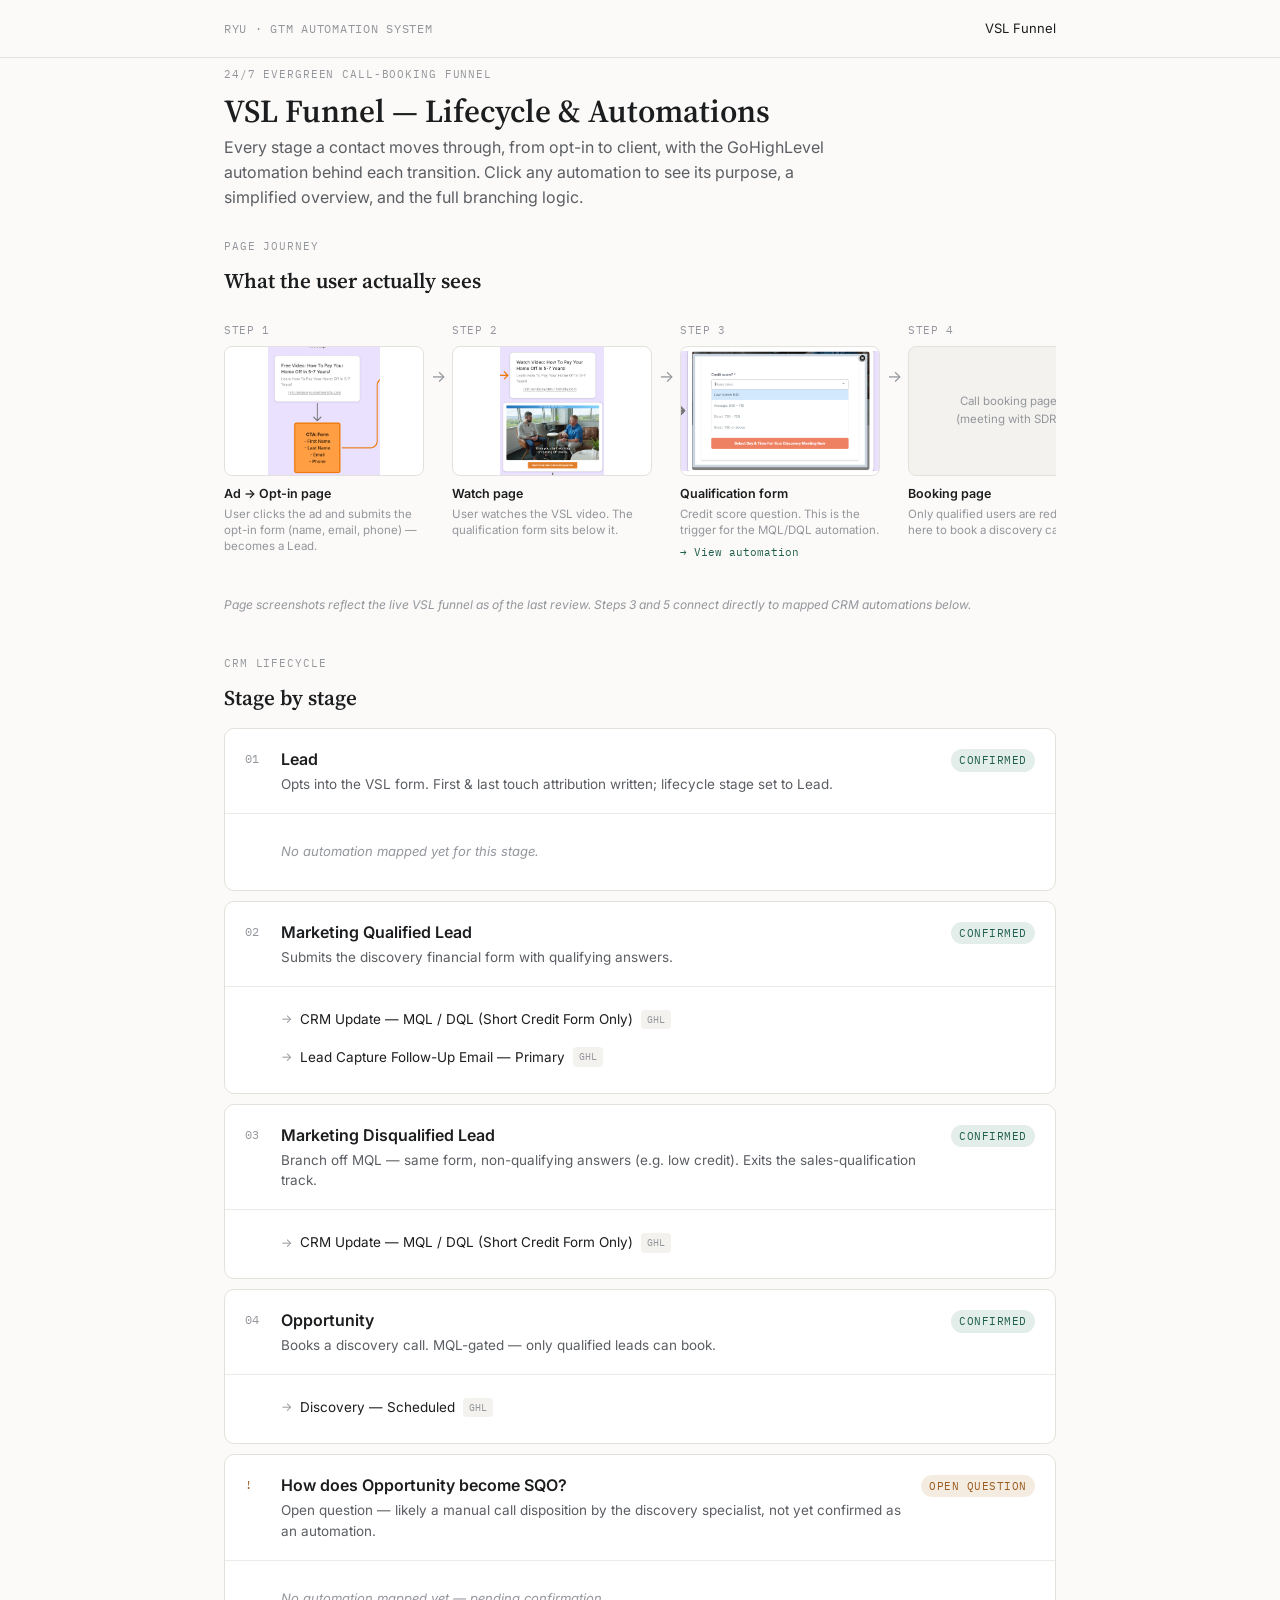
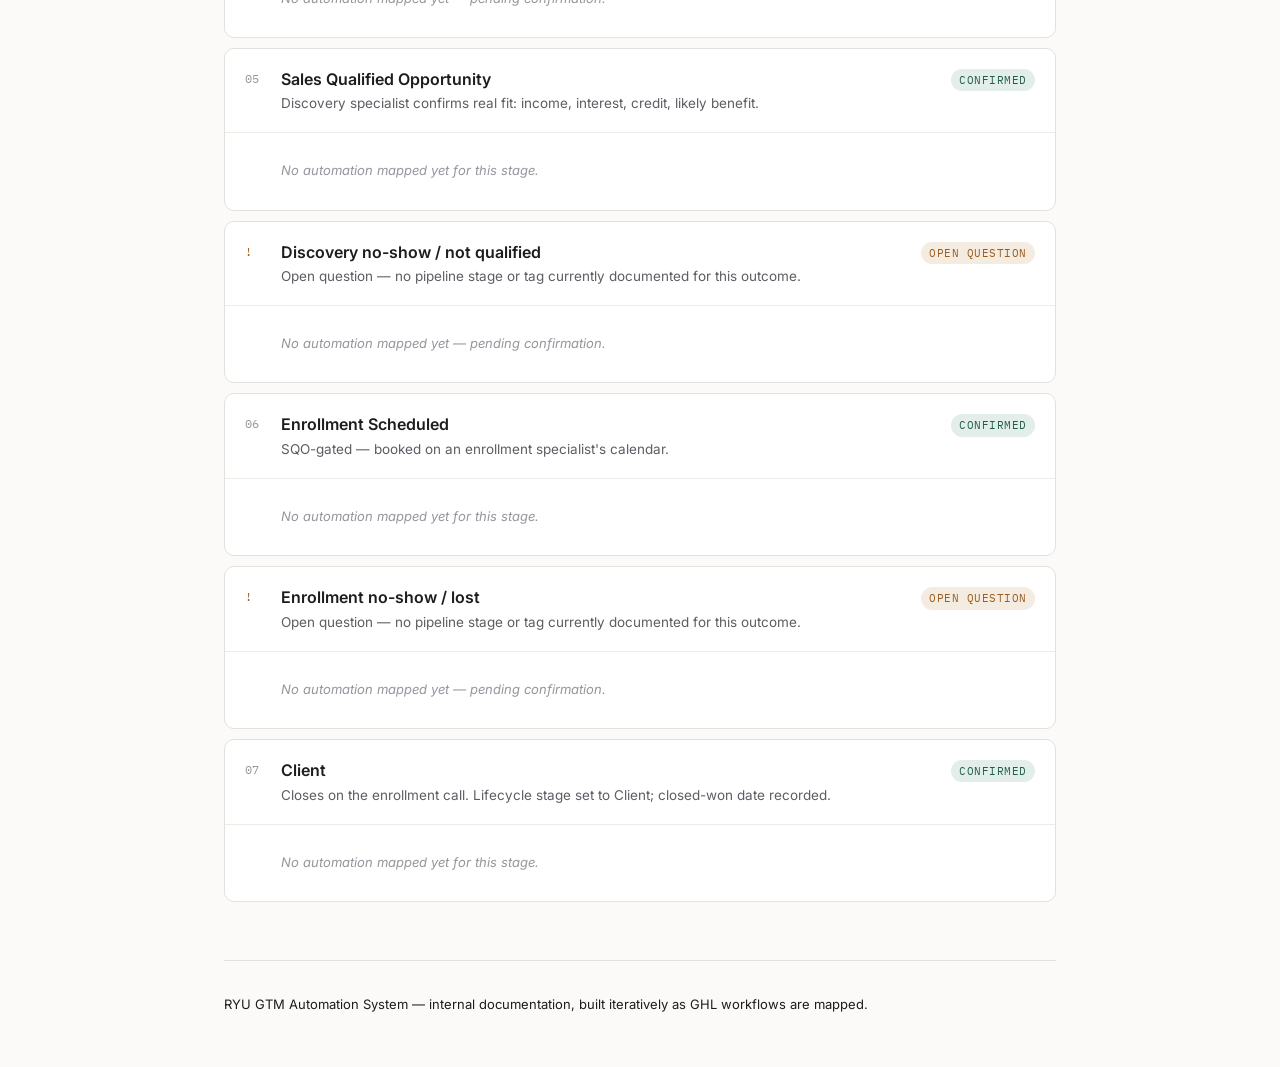
<file: index.html>
<!DOCTYPE html>
<html lang="en">
<head>
<meta charset="UTF-8">
<meta name="viewport" content="width=device-width, initial-scale=1.0">
<title>RYU GTM Automation System — VSL Funnel</title>
<link rel="preconnect" href="https://fonts.googleapis.com">
<link href="https://fonts.googleapis.com/css2?family=Source+Serif+4:wght@500;600&family=Inter:wght@400;500;600&family=IBM+Plex+Mono:wght@400;500&display=swap" rel="stylesheet">
<link rel="stylesheet" href="assets/styles.css">
</head>
<body>

<div class="topbar">
  <div class="wrap">
    <span class="brand">RYU · GTM Automation System</span>
    <span class="crumb"><span class="current">VSL Funnel</span></span>
  </div>
</div>

<main class="wrap">
  <p class="eyebrow">24/7 evergreen call-booking funnel</p>
  <h1>VSL Funnel — Lifecycle &amp; Automations</h1>
  <p class="lede">Every stage a contact moves through, from opt-in to client, with the GoHighLevel automation behind each transition. Click any automation to see its purpose, a simplified overview, and the full branching logic.</p>

  <section>
    <div class="section-head">
      <p class="eyebrow">Page journey</p>
      <h2>What the user actually sees</h2>
    </div>
    <div class="page-funnel">
      <div class="page-funnel-track">

        <div class="page-step">
          <p class="page-step-num">Step 1</p>
          <div class="page-step-shot"><img src="assets/images/step1-optin.png" alt="Opt-in page offering a free video on paying off your home in 5-7 years, with a form requesting first name, last name, email, and phone"></div>
          <p class="page-step-label">Ad → Opt-in page</p>
          <p class="page-step-desc">User clicks the ad and submits the opt-in form (name, email, phone) — becomes a Lead.</p>
        </div>

        <div class="page-connector">→</div>

        <div class="page-step">
          <p class="page-step-num">Step 2</p>
          <div class="page-step-shot"><img src="assets/images/step2-watch.png" alt="Watch page showing the VSL video with a call to action to see how fast the user could be mortgage-free"></div>
          <p class="page-step-label">Watch page</p>
          <p class="page-step-desc">User watches the VSL video. The qualification form sits below it.</p>
        </div>

        <div class="page-connector">→</div>

        <div class="page-step">
          <p class="page-step-num">Step 3</p>
          <div class="page-step-shot"><img src="assets/images/step3-qualform.png" alt="Qualification form asking the user's credit score, with options ranging from low below 640 to great 760 or above"></div>
          <p class="page-step-label">Qualification form</p>
          <p class="page-step-desc">Credit score question. This is the trigger for the MQL/DQL automation.</p>
          <a class="page-step-link" href="workflows/crm-update-mql-dql.html">→ View automation</a>
        </div>

        <div class="page-connector">→</div>

        <div class="page-step">
          <p class="page-step-num">Step 4</p>
          <div class="page-step-shot" style="background:var(--panel);display:flex;align-items:center;justify-content:center">
            <span style="font-size:11.5px;color:var(--ink-faint);padding:0 12px;text-align:center">Call booking page<br>(meeting with SDR)</span>
          </div>
          <p class="page-step-label">Booking page</p>
          <p class="page-step-desc">Only qualified users are redirected here to book a discovery call.</p>
        </div>

        <div class="page-connector">→</div>

        <div class="page-step">
          <p class="page-step-num">Step 5</p>
          <div class="page-step-shot"><img src="assets/images/step5-confirmation.png" alt="Booking confirmation page with the message you're booked, telling the user the call could save them five to six figures in interest"></div>
          <p class="page-step-label">Booking confirmation</p>
          <p class="page-step-desc">Confirms the discovery call. Lifecycle stage moves to Opportunity.</p>
          <a class="page-step-link" href="#stage-opportunity">→ View stage</a>
        </div>

      </div>
    </div>
    <p class="funnel-source-note">Page screenshots reflect the live VSL funnel as of the last review. Steps 3 and 5 connect directly to mapped CRM automations below.</p>
  </section>

  <section>
    <div class="section-head">
      <p class="eyebrow">CRM lifecycle</p>
      <h2>Stage by stage</h2>
    </div>
    <div class="stage-list">

      <!-- 1. Lead -->
      <article class="stage">
        <div class="stage-top">
          <span class="stage-num">01</span>
          <div class="stage-main">
            <p class="stage-title">Lead</p>
            <p class="stage-desc">Opts into the VSL form. First &amp; last touch attribution written; lifecycle stage set to Lead.</p>
          </div>
          <span class="stage-badge badge-confirmed">Confirmed</span>
        </div>
        <div class="automation-list">
          <p class="empty">No automation mapped yet for this stage.</p>
        </div>
      </article>

      <!-- 2. MQL -->
      <article class="stage">
        <div class="stage-top">
          <span class="stage-num">02</span>
          <div class="stage-main">
            <p class="stage-title">Marketing Qualified Lead</p>
            <p class="stage-desc">Submits the discovery financial form with qualifying answers.</p>
          </div>
          <span class="stage-badge badge-confirmed">Confirmed</span>
        </div>
        <div class="automation-list">
          <a class="automation-link" href="workflows/crm-update-mql-dql.html">
            <span class="arrow">→</span>
            CRM Update — MQL / DQL (Short Credit Form Only)
            <span class="platform-tag">GHL</span>
          </a>
          <a class="automation-link" href="workflows/lead-capture-followup-primary.html">
            <span class="arrow">→</span>
            Lead Capture Follow-Up Email — Primary
            <span class="platform-tag">GHL</span>
          </a>
        </div>
      </article>

      <!-- 3. MDQL branch -->
      <article class="stage">
        <div class="stage-top">
          <span class="stage-num">03</span>
          <div class="stage-main">
            <p class="stage-title">Marketing Disqualified Lead</p>
            <p class="stage-desc">Branch off MQL — same form, non-qualifying answers (e.g. low credit). Exits the sales-qualification track.</p>
          </div>
          <span class="stage-badge badge-confirmed">Confirmed</span>
        </div>
        <div class="automation-list">
          <a class="automation-link" href="workflows/crm-update-mql-dql.html">
            <span class="arrow">→</span>
            CRM Update — MQL / DQL (Short Credit Form Only)
            <span class="platform-tag">GHL</span>
          </a>
        </div>
      </article>

      <!-- 4. Opportunity -->
      <article class="stage" id="stage-opportunity">
        <div class="stage-top">
          <span class="stage-num">04</span>
          <div class="stage-main">
            <p class="stage-title">Opportunity</p>
            <p class="stage-desc">Books a discovery call. MQL-gated — only qualified leads can book.</p>
          </div>
          <span class="stage-badge badge-confirmed">Confirmed</span>
        </div>
        <div class="automation-list">
          <a class="automation-link" href="workflows/discovery-scheduled.html">
            <span class="arrow">→</span>
            Discovery — Scheduled
            <span class="platform-tag">GHL</span>
          </a>
        </div>
      </article>

      <!-- x. SQO trigger open question -->
      <article class="stage">
        <div class="stage-top">
          <span class="stage-num flagged">!</span>
          <div class="stage-main">
            <p class="stage-title">How does Opportunity become SQO?</p>
            <p class="stage-desc">Open question — likely a manual call disposition by the discovery specialist, not yet confirmed as an automation.</p>
          </div>
          <span class="stage-badge badge-flag">Open question</span>
        </div>
        <div class="automation-list">
          <p class="empty">No automation mapped yet — pending confirmation.</p>
        </div>
      </article>

      <!-- 5. SQO -->
      <article class="stage">
        <div class="stage-top">
          <span class="stage-num">05</span>
          <div class="stage-main">
            <p class="stage-title">Sales Qualified Opportunity</p>
            <p class="stage-desc">Discovery specialist confirms real fit: income, interest, credit, likely benefit.</p>
          </div>
          <span class="stage-badge badge-confirmed">Confirmed</span>
        </div>
        <div class="automation-list">
          <p class="empty">No automation mapped yet for this stage.</p>
        </div>
      </article>

      <!-- x. Discovery no-show -->
      <article class="stage">
        <div class="stage-top">
          <span class="stage-num flagged">!</span>
          <div class="stage-main">
            <p class="stage-title">Discovery no-show / not qualified</p>
            <p class="stage-desc">Open question — no pipeline stage or tag currently documented for this outcome.</p>
          </div>
          <span class="stage-badge badge-flag">Open question</span>
        </div>
        <div class="automation-list">
          <p class="empty">No automation mapped yet — pending confirmation.</p>
        </div>
      </article>

      <!-- 6. Enrollment scheduled -->
      <article class="stage">
        <div class="stage-top">
          <span class="stage-num">06</span>
          <div class="stage-main">
            <p class="stage-title">Enrollment Scheduled</p>
            <p class="stage-desc">SQO-gated — booked on an enrollment specialist's calendar.</p>
          </div>
          <span class="stage-badge badge-confirmed">Confirmed</span>
        </div>
        <div class="automation-list">
          <p class="empty">No automation mapped yet for this stage.</p>
        </div>
      </article>

      <!-- x. Enrollment no-show -->
      <article class="stage">
        <div class="stage-top">
          <span class="stage-num flagged">!</span>
          <div class="stage-main">
            <p class="stage-title">Enrollment no-show / lost</p>
            <p class="stage-desc">Open question — no pipeline stage or tag currently documented for this outcome.</p>
          </div>
          <span class="stage-badge badge-flag">Open question</span>
        </div>
        <div class="automation-list">
          <p class="empty">No automation mapped yet — pending confirmation.</p>
        </div>
      </article>

      <!-- 7. Client -->
      <article class="stage">
        <div class="stage-top">
          <span class="stage-num">07</span>
          <div class="stage-main">
            <p class="stage-title">Client</p>
            <p class="stage-desc">Closes on the enrollment call. Lifecycle stage set to Client; closed-won date recorded.</p>
          </div>
          <span class="stage-badge badge-confirmed">Confirmed</span>
        </div>
        <div class="automation-list">
          <p class="empty">No automation mapped yet for this stage.</p>
        </div>
      </article>

    </div>
  </section>

  <footer class="page-footer">
    <p>RYU GTM Automation System — internal documentation, built iteratively as GHL workflows are mapped.</p>
  </footer>
</main>

</body>
</html>
</file>
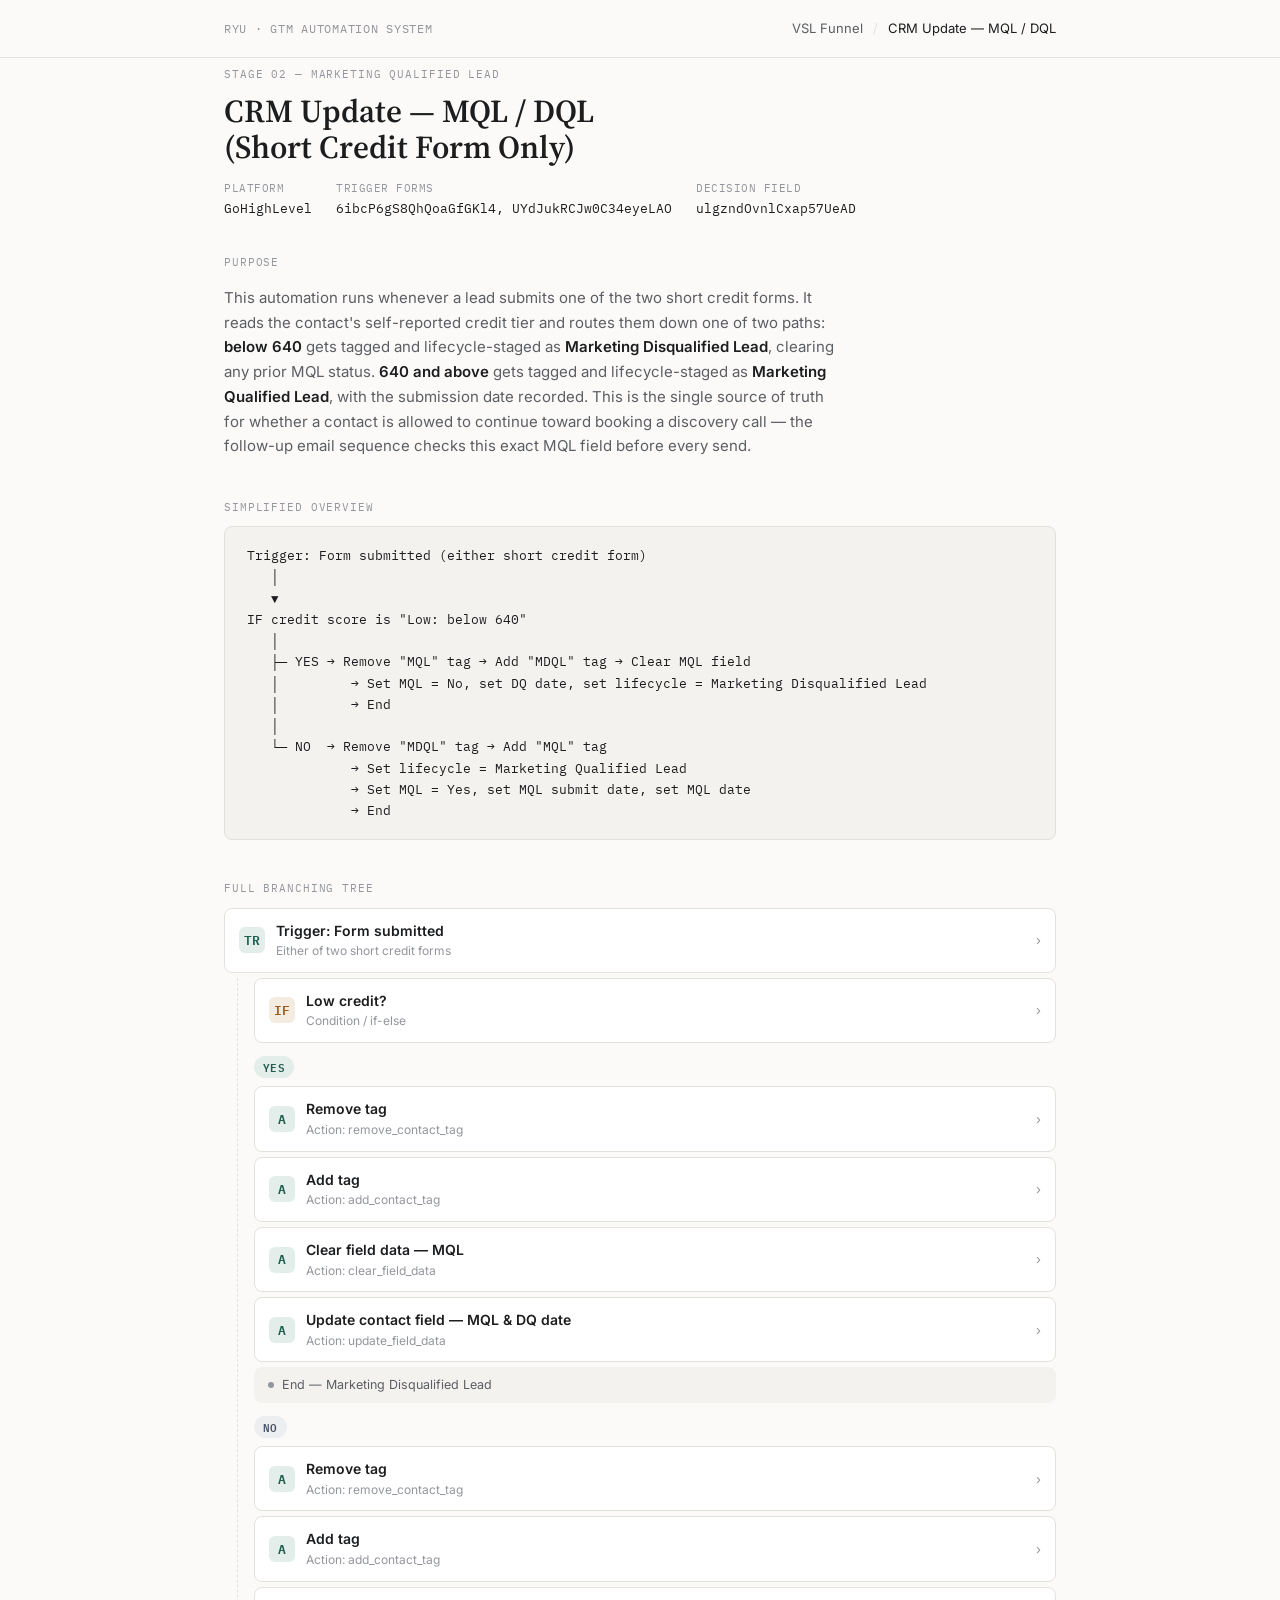
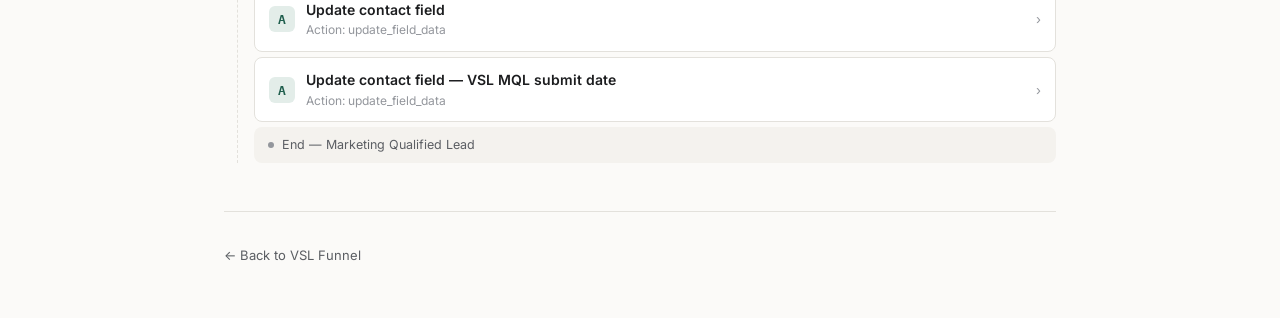
<file: workflows/crm-update-mql-dql.html>
<!DOCTYPE html>
<html lang="en">
<head>
<meta charset="UTF-8">
<meta name="viewport" content="width=device-width, initial-scale=1.0">
<title>CRM Update — MQL / DQL · RYU GTM Automation System</title>
<link rel="preconnect" href="https://fonts.googleapis.com">
<link href="https://fonts.googleapis.com/css2?family=Source+Serif+4:wght@500;600&family=Inter:wght@400;500;600&family=IBM+Plex+Mono:wght@400;500&display=swap" rel="stylesheet">
<link rel="stylesheet" href="../assets/styles.css">
</head>
<body>

<div class="topbar">
  <div class="wrap">
    <span class="brand">RYU · GTM Automation System</span>
    <span class="crumb">
      <a href="../index.html">VSL Funnel</a>
      <span class="sep">/</span>
      <span class="current">CRM Update — MQL / DQL</span>
    </span>
  </div>
</div>

<main class="wrap">
  <p class="eyebrow">Stage 02 — Marketing Qualified Lead</p>
  <h1>CRM Update — MQL / DQL<br>(Short Credit Form Only)</h1>

  <div class="meta-row">
    <div class="meta-item">
      <span class="meta-label">Platform</span>
      <code>GoHighLevel</code>
    </div>
    <div class="meta-item">
      <span class="meta-label">Trigger forms</span>
      <code>6ibcP6gS8QhQoaGfGKl4, UYdJukRCJw0C34eyeLAO</code>
    </div>
    <div class="meta-item">
      <span class="meta-label">Decision field</span>
      <code>ulgzndOvnlCxap57UeAD</code>
    </div>
  </div>

  <section style="margin-top:36px">
    <p class="eyebrow">Purpose</p>
    <p class="purpose">This automation runs whenever a lead submits one of the two short credit forms. It reads the contact's self-reported credit tier and routes them down one of two paths: <strong>below 640</strong> gets tagged and lifecycle-staged as <strong>Marketing Disqualified Lead</strong>, clearing any prior MQL status. <strong>640 and above</strong> gets tagged and lifecycle-staged as <strong>Marketing Qualified Lead</strong>, with the submission date recorded. This is the single source of truth for whether a contact is allowed to continue toward booking a discovery call — the follow-up email sequence checks this exact MQL field before every send.</p>
  </section>

  <section>
    <p class="eyebrow">Simplified overview</p>
    <div class="ascii-box">Trigger: Form submitted (either short credit form)
   │
   ▼
IF credit score is "Low: below 640"
   │
   ├─ YES → Remove "MQL" tag → Add "MDQL" tag → Clear MQL field
   │         → Set MQL = No, set DQ date, set lifecycle = Marketing Disqualified Lead
   │         → End
   │
   └─ NO  → Remove "MDQL" tag → Add "MQL" tag
             → Set lifecycle = Marketing Qualified Lead
             → Set MQL = Yes, set MQL submit date, set MQL date
             → End</div>
  </section>

  <section>
    <p class="eyebrow">Full branching tree</p>
    <div class="tree" id="tree"></div>
  </section>

  <footer class="page-footer">
    <p><a href="../index.html">← Back to VSL Funnel</a></p>
  </footer>
</main>

<script src="../assets/tree-builder.js"></script>
<script>
(function () {
  var T = window.WorkflowTree;

  var triggerBlock = T.trigger(
    'Trigger: Form submitted',
    'Either of two short credit forms',
    [
      ['Form 1 ID', '6ibcP6gS8QhQoaGfGKl4'],
      ['Form 2 ID', 'UYdJukRCJw0C34eyeLAO']
    ]
  );

  var lowCreditBranch =
    T.action('Remove tag', 'Action: remove_contact_tag', [['Tag', 'marketing - qualified lead']]) +
    T.action('Add tag', 'Action: add_contact_tag', [['Tag', 'marketing - disqualified lead']]) +
    T.action('Clear field data — MQL', 'Action: clear_field_data', [
      ['Field', 'KCFkdLm1GdJaomfQD9pa'],
      ['Title', 'Marketing Qualified Lead'],
      ['New value', '(cleared)']
    ]) +
    T.action('Update contact field — MQL & DQ date', 'Action: update_field_data', [
      ['KCFkdLm1GdJaomfQD9pa', 'Marketing Qualified Lead = No'],
      ['RWLeCkGMtBPluONMUXI7', 'Marketing Disqualified Lead Date = current date'],
      ['grzaUscZCdksUY6lyGsB', 'Contact Lifecycle Stage = Marketing Disqualified Lead']
    ]) +
    T.end('Marketing Disqualified Lead');

  var goodCreditBranch =
    T.action('Remove tag', 'Action: remove_contact_tag', [['Tag', 'marketing - disqualified lead']]) +
    T.action('Add tag', 'Action: add_contact_tag', [['Tag', 'marketing - qualified lead']]) +
    T.action('Update contact field', 'Action: update_field_data', [
      ['grzaUscZCdksUY6lyGsB', 'Contact Lifecycle Stage = Marketing Qualified Lead']
    ]) +
    T.action('Update contact field — VSL MQL submit date', 'Action: update_field_data', [
      ['fs5HwVjtKsQ2qm1gE6uT', 'VSL MQL Submit Date = current date'],
      ['KCFkdLm1GdJaomfQD9pa', 'Marketing Qualified Lead = Yes'],
      ['PDKuZmms7B0oCHimDIs1', 'Marketing Qualified Lead Date = current date']
    ]) +
    T.end('Marketing Qualified Lead');

  var creditGate = T.gate(
    'Low credit?',
    'Condition / if-else',
    [
      ['Field', 'ulgzndOvnlCxap57UeAD'],
      ['Operator', '=='],
      ['Value', 'Low: below 640']
    ],
    lowCreditBranch,
    goodCreditBranch
  );

  T.render('tree', triggerBlock + creditGate);
})();
</script>

</body>
</html>
</file>
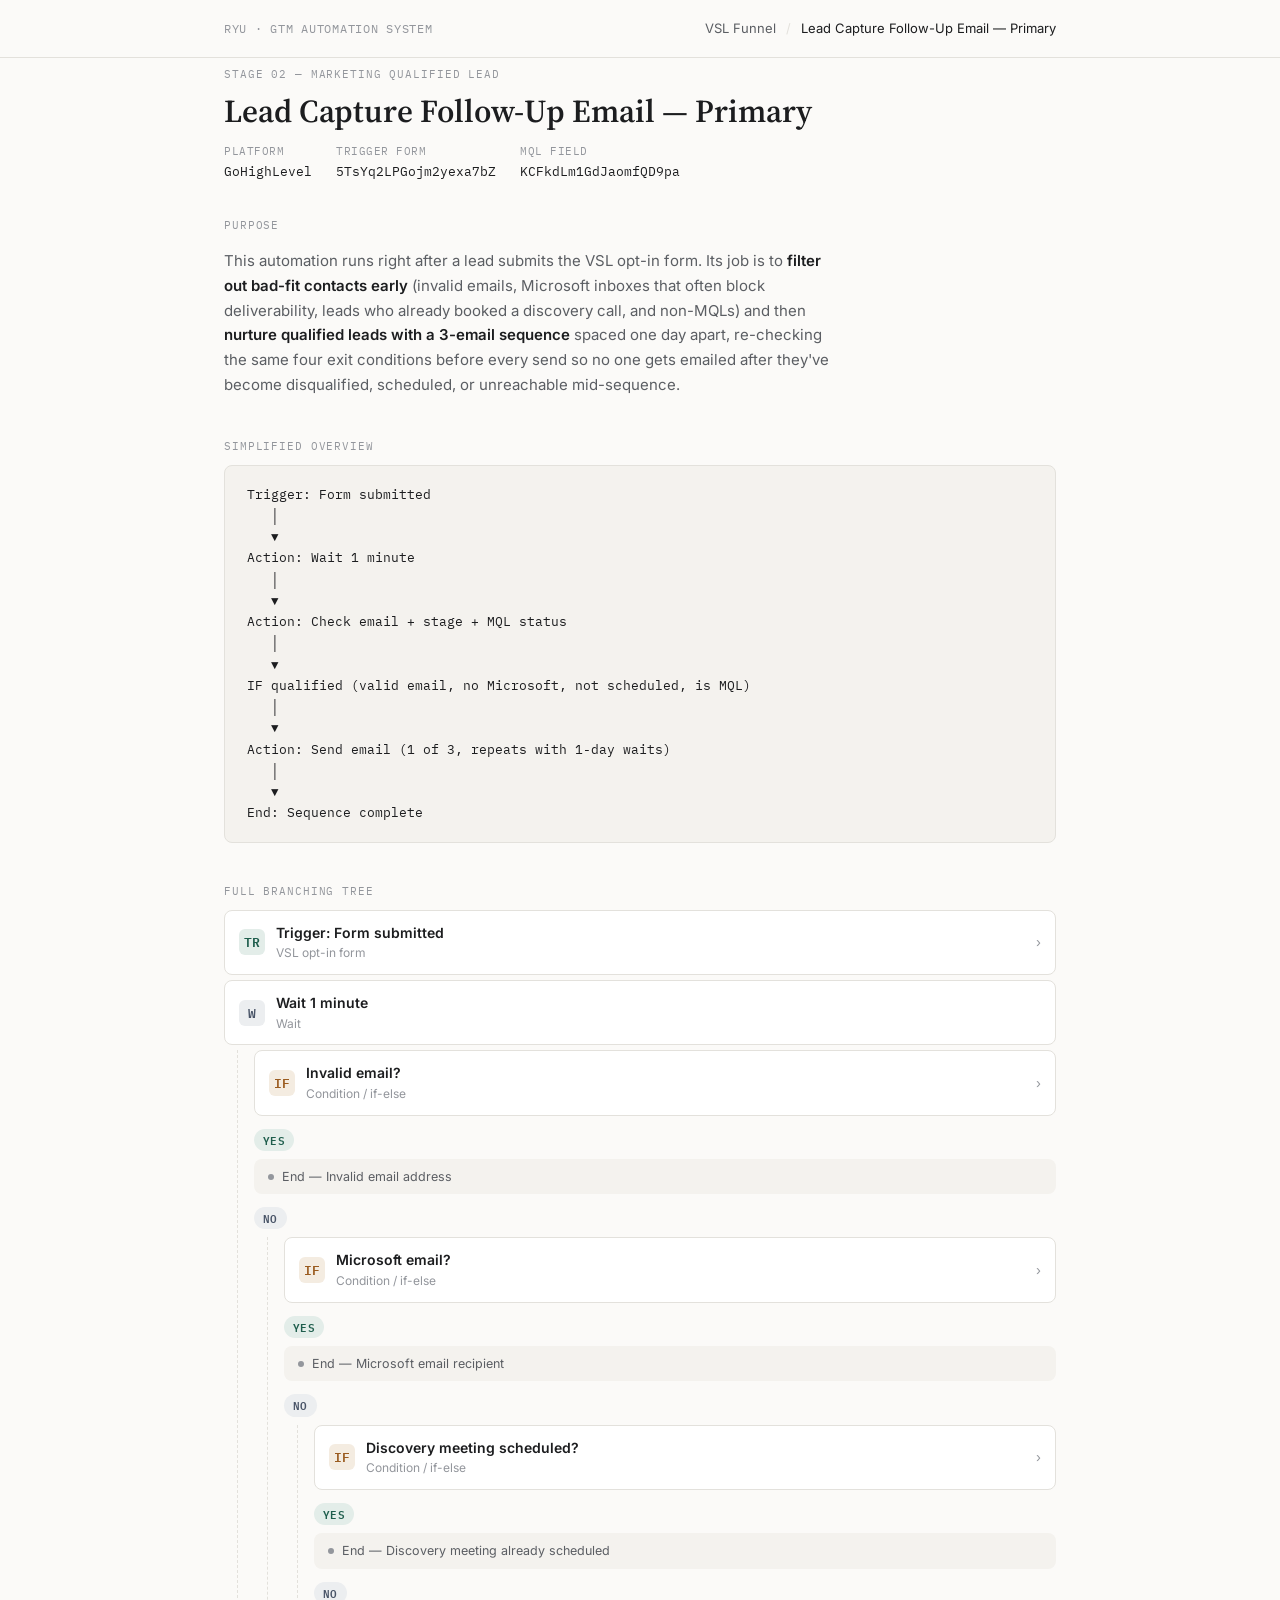
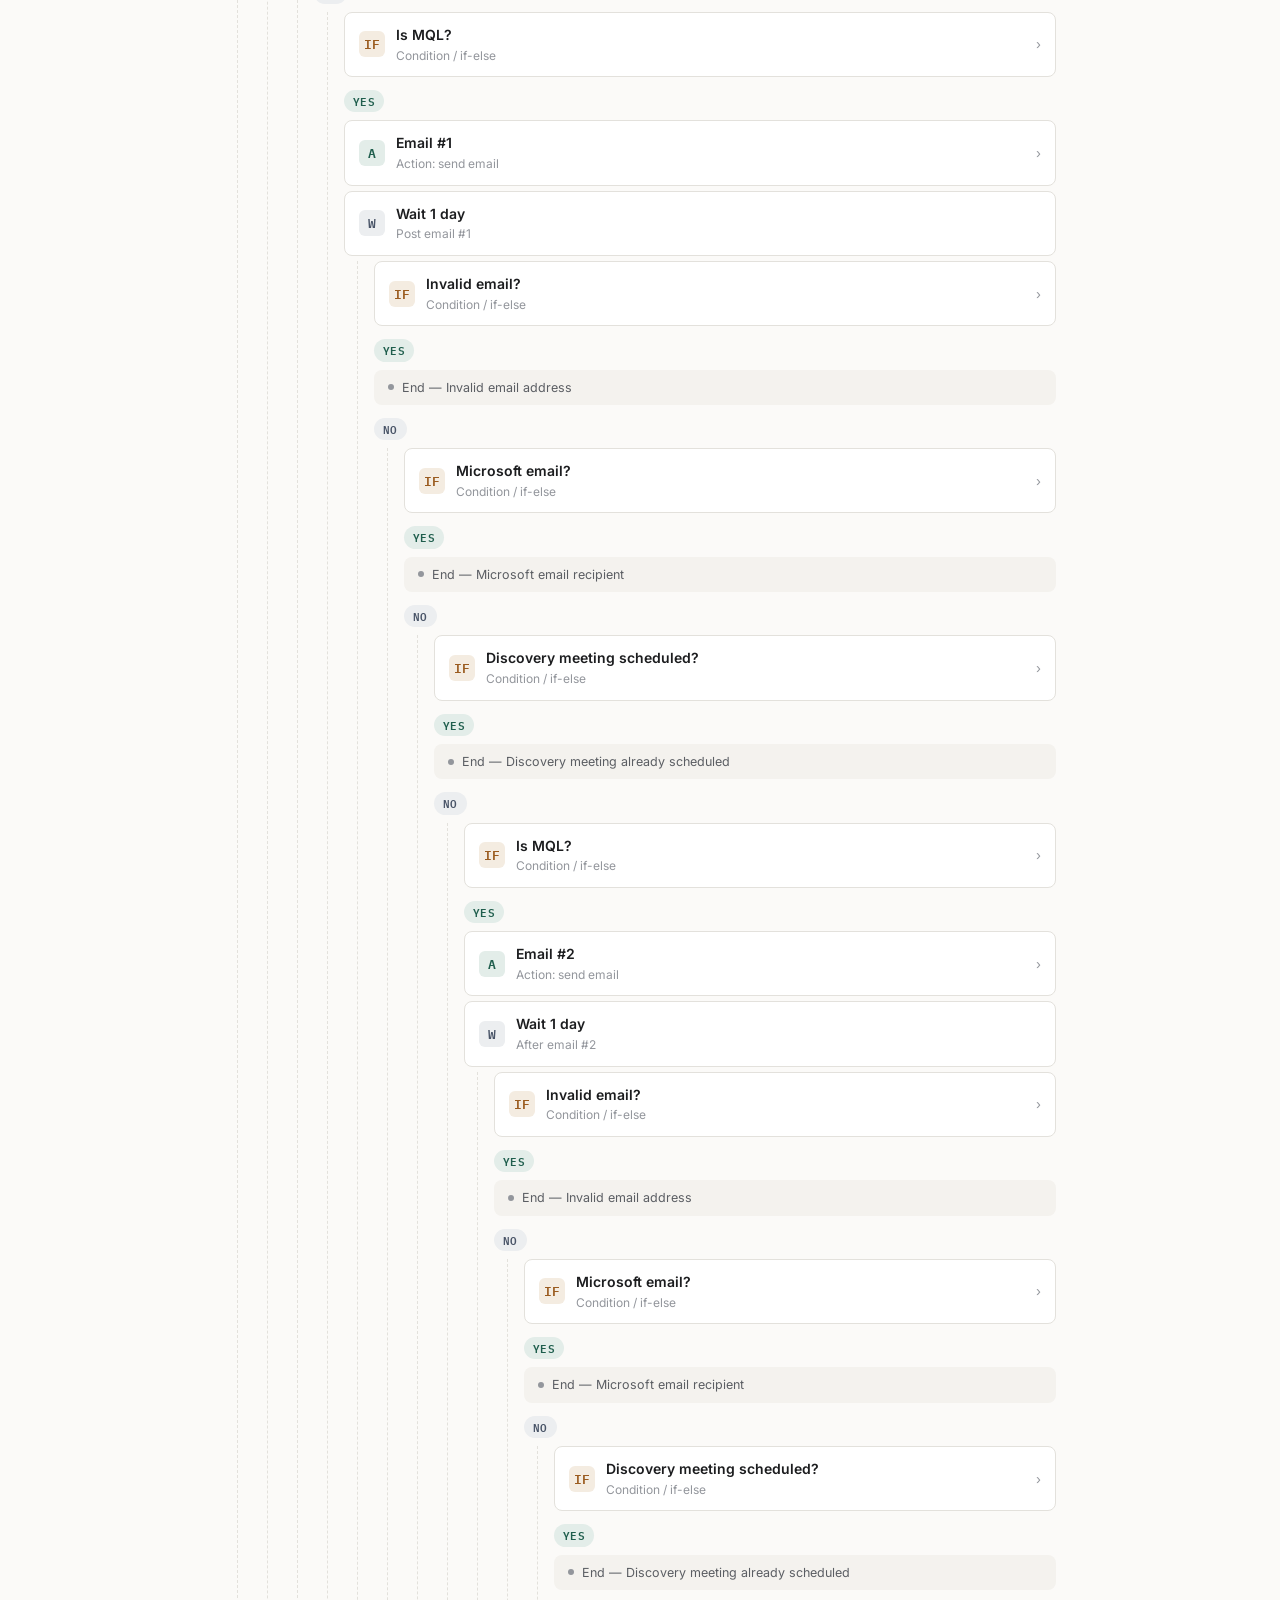
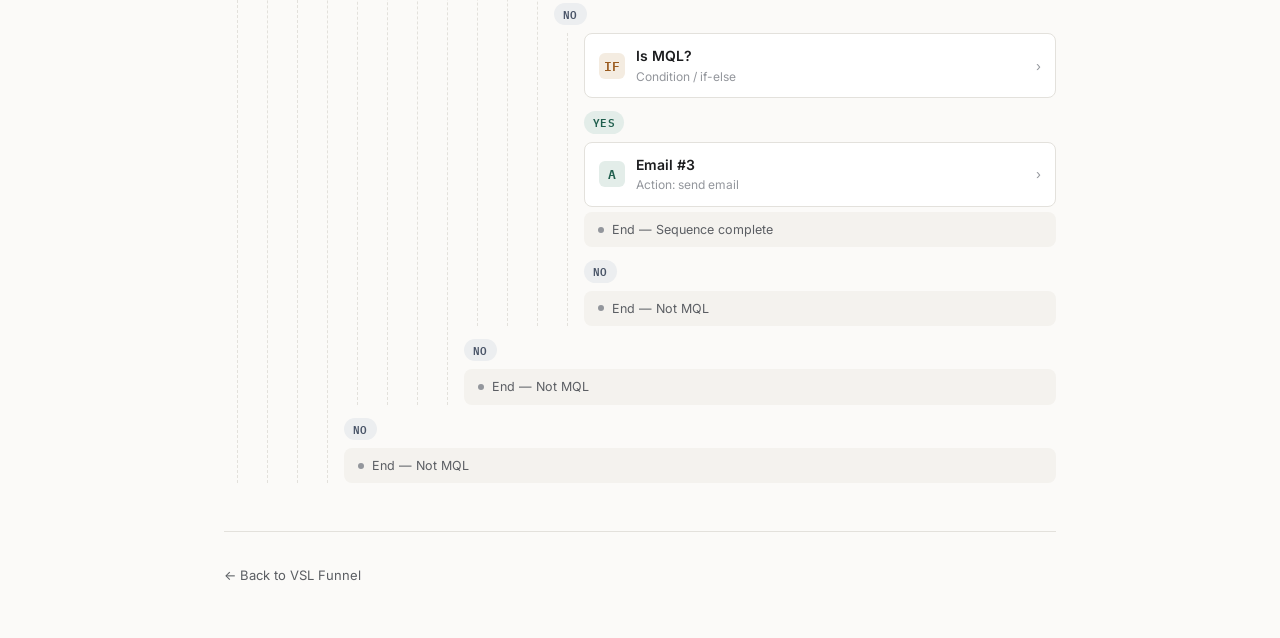
<file: workflows/lead-capture-followup-primary.html>
<!DOCTYPE html>
<html lang="en">
<head>
<meta charset="UTF-8">
<meta name="viewport" content="width=device-width, initial-scale=1.0">
<title>Lead Capture Follow-Up Email — Primary · RYU GTM Automation System</title>
<link rel="preconnect" href="https://fonts.googleapis.com">
<link href="https://fonts.googleapis.com/css2?family=Source+Serif+4:wght@500;600&family=Inter:wght@400;500;600&family=IBM+Plex+Mono:wght@400;500&display=swap" rel="stylesheet">
<link rel="stylesheet" href="../assets/styles.css">
</head>
<body>

<div class="topbar">
  <div class="wrap">
    <span class="brand">RYU · GTM Automation System</span>
    <span class="crumb">
      <a href="../index.html">VSL Funnel</a>
      <span class="sep">/</span>
      <span class="current">Lead Capture Follow-Up Email — Primary</span>
    </span>
  </div>
</div>

<main class="wrap">
  <p class="eyebrow">Stage 02 — Marketing Qualified Lead</p>
  <h1>Lead Capture Follow-Up Email — Primary</h1>

  <div class="meta-row">
    <div class="meta-item">
      <span class="meta-label">Platform</span>
      <code>GoHighLevel</code>
    </div>
    <div class="meta-item">
      <span class="meta-label">Trigger form</span>
      <code>5TsYq2LPGojm2yexa7bZ</code>
    </div>
    <div class="meta-item">
      <span class="meta-label">MQL field</span>
      <code>KCFkdLm1GdJaomfQD9pa</code>
    </div>
  </div>

  <section style="margin-top:36px">
    <p class="eyebrow">Purpose</p>
    <p class="purpose">This automation runs right after a lead submits the VSL opt-in form. Its job is to <strong>filter out bad-fit contacts early</strong> (invalid emails, Microsoft inboxes that often block deliverability, leads who already booked a discovery call, and non-MQLs) and then <strong>nurture qualified leads with a 3-email sequence</strong> spaced one day apart, re-checking the same four exit conditions before every send so no one gets emailed after they've become disqualified, scheduled, or unreachable mid-sequence.</p>
  </section>

  <section>
    <p class="eyebrow">Simplified overview</p>
    <div class="ascii-box">Trigger: Form submitted
   │
   ▼
Action: Wait 1 minute
   │
   ▼
Action: Check email + stage + MQL status
   │
   ▼
IF qualified (valid email, no Microsoft, not scheduled, is MQL)
   │
   ▼
Action: Send email (1 of 3, repeats with 1-day waits)
   │
   ▼
End: Sequence complete</div>
  </section>

  <section>
    <p class="eyebrow">Full branching tree</p>
    <div class="tree" id="tree"></div>
  </section>

  <footer class="page-footer">
    <p><a href="../index.html">← Back to VSL Funnel</a></p>
  </footer>
</main>

<script src="../assets/tree-builder.js"></script>
<script>
(function () {
  var T = window.WorkflowTree;

  function emailNode(num, subject, from) {
    return T.action(
      'Email #' + num,
      'Action: send email',
      [['Subject', subject], ['From', from]]
    );
  }

  function branchChain(branchNum, afterContent) {
    return T.gate(
      'Invalid email?',
      'Condition / if-else',
      [['Checks tag', 'invalid - email'], ['Context', 'post email #' + branchNum]],
      T.end('Invalid email address'),
      T.gate(
        'Microsoft email?',
        'Condition / if-else',
        [['Checks tag', 'microsoft - email']],
        T.end('Microsoft email recipient'),
        T.gate(
          'Discovery meeting scheduled?',
          'Condition / if-else',
          [['Checks stage', 'Opportunity / SQO / Client']],
          T.end('Discovery meeting already scheduled'),
          T.gate(
            'Is MQL?',
            'Condition / if-else',
            [['Field', 'KCFkdLm1GdJaomfQD9pa'], ['Condition', '= Yes OR Empty']],
            afterContent,
            T.end('Not MQL')
          )
        )
      )
    );
  }

  var email3 = emailNode(3, 'Have you run your numbers yet?', 'Michael Lush') + T.end('Sequence complete');
  var chain3 = T.wait('Wait 1 day', 'After email #2') + branchChain(3, email3);
  var email2 = emailNode(2, "This isn't for everyone", 'Michael Lush') + chain3;
  var chain2 = T.wait('Wait 1 day', 'Post email #1') + branchChain(2, email2);
  var email1 = emailNode(1, 'Your requested access: watch the mortgage breakdown', 'Michael Lush') + chain2;

  var triggerBlock = T.trigger(
    'Trigger: Form submitted',
    'VSL opt-in form',
    [['Form ID', '5TsYq2LPGojm2yexa7bZ']]
  );
  var waitBlock = T.wait('Wait 1 minute');
  var topChain = branchChain(1, email1);

  T.render('tree', triggerBlock + waitBlock + topChain);
})();
</script>

</body>
</html>
</file>
<file: assets/styles.css>
/* ============================================================
   RYU GTM Automation System — shared styles
   Design intent: this is internal systems documentation, not
   marketing. Clarity, scannability, and information density
   matter more than visual flourish. Quiet palette, one accent,
   monospace reserved for anything that is literally a system
   identifier (field IDs, tags, form IDs).
   ============================================================ */

:root{
  --ink:        #1c1d1f;
  --ink-soft:   #5b5e63;
  --ink-faint:  #93969c;
  --paper:      #fbfafa8;
  --paper:      #fbfaf8;
  --line:       #e3e1dc;
  --line-soft:  #ecebe7;
  --panel:      #f4f2ee;
  --accent:     #1f5e4d;      /* deep pine — confirmed / live */
  --accent-soft:#e3ede9;
  --flag:       #9a5b1f;      /* amber-brown — open question */
  --flag-soft:  #f4ece1;
  --yes:        #1f5e4d;
  --yes-soft:   #e3ede9;
  --no:         #4a5568;
  --no-soft:    #eceef0;

  --font-display: 'Source Serif 4', Georgia, serif;
  --font-body: 'Inter', -apple-system, BlinkMacSystemFont, sans-serif;
  --font-mono: 'IBM Plex Mono', 'SF Mono', Menlo, monospace;
}

*{box-sizing:border-box}
html,body{margin:0;padding:0}
body{
  background:var(--paper);
  color:var(--ink);
  font-family:var(--font-body);
  font-size:15px;
  line-height:1.55;
  -webkit-font-smoothing:antialiased;
}
a{color:var(--accent);text-decoration:none}
a:hover{text-decoration:underline}
a:focus-visible, button:focus-visible, [tabindex]:focus-visible{
  outline:2px solid var(--accent);
  outline-offset:2px;
}

.wrap{max-width:880px;margin:0 auto;padding:0 24px}

/* ---------- top bar ---------- */
.topbar{
  border-bottom:1px solid var(--line);
  padding:18px 0;
  margin-bottom:8px;
}
.topbar .wrap{display:flex;align-items:baseline;justify-content:space-between;gap:16px;flex-wrap:wrap}
.brand{font-family:var(--font-mono);font-size:12px;letter-spacing:.06em;text-transform:uppercase;color:var(--ink-faint)}
.crumb{font-size:13px;color:var(--ink-faint)}
.crumb a{color:var(--ink-soft)}
.crumb .sep{margin:0 6px;color:var(--line)}
.crumb .current{color:var(--ink)}

/* ---------- headings ---------- */
h1{
  font-family:var(--font-display);
  font-size:32px;
  font-weight:600;
  line-height:1.15;
  margin:8px 0 6px;
  color:var(--ink);
}
h2{
  font-family:var(--font-display);
  font-size:21px;
  font-weight:600;
  margin:0 0 4px;
}
.eyebrow{
  font-family:var(--font-mono);
  font-size:11px;
  letter-spacing:.08em;
  text-transform:uppercase;
  color:var(--ink-faint);
  margin:0 0 10px;
}
.lede{color:var(--ink-soft);font-size:16px;max-width:62ch;margin:0 0 28px}

section{margin-bottom:40px}
.section-head{margin-bottom:14px}

/* ---------- page funnel (visual journey strip) ---------- */
.page-funnel{
  overflow-x:auto;
  padding-bottom:8px;
}
.page-funnel-track{
  display:flex;
  align-items:flex-start;
  gap:0;
  min-width:max-content;
}
.page-step{
  width:200px;
  flex-shrink:0;
}
.page-step-num{
  font-family:var(--font-mono);
  font-size:10.5px;
  text-transform:uppercase;
  letter-spacing:.05em;
  color:var(--ink-faint);
  margin-bottom:8px;
}
.page-step-shot{
  border:1px solid var(--line);
  border-radius:8px;
  overflow:hidden;
  background:#fff;
  height:130px;
  display:flex;
  align-items:center;
  justify-content:center;
}
.page-step-shot img{
  width:100%;
  height:100%;
  object-fit:contain;
  object-position:center;
}
.page-step-label{
  font-size:12.5px;
  font-weight:600;
  margin:8px 0 2px;
  color:var(--ink);
}
.page-step-desc{
  font-size:11.5px;
  color:var(--ink-faint);
  line-height:1.4;
  margin:0;
}
.page-step-link{
  display:inline-block;
  margin-top:6px;
  font-size:11px;
  font-family:var(--font-mono);
  color:var(--accent);
}
.page-connector{
  display:flex;
  align-items:center;
  justify-content:center;
  width:28px;
  height:130px;
  flex-shrink:0;
  color:var(--ink-faint);
  font-size:16px;
}
.funnel-source-note{
  font-size:12px;
  color:var(--ink-faint);
  margin-top:10px;
  font-style:italic;
}

/* ---------- funnel stage cards (index page) ---------- */
.stage-list{display:flex;flex-direction:column;gap:0}
.stage{
  border:1px solid var(--line);
  border-radius:10px;
  margin-bottom:10px;
  background:#fff;
}
.stage-top{
  display:flex;
  align-items:flex-start;
  gap:14px;
  padding:18px 20px;
}
.stage-num{
  font-family:var(--font-mono);
  font-size:12px;
  color:var(--ink-faint);
  width:22px;
  flex-shrink:0;
  padding-top:3px;
}
.stage-num.flagged{color:var(--flag)}
.stage-main{flex:1;min-width:0}
.stage-title{font-size:16px;font-weight:600;margin:0 0 2px;color:var(--ink)}
.stage-desc{font-size:13.5px;color:var(--ink-soft);margin:0}
.stage-badge{
  font-family:var(--font-mono);
  font-size:10.5px;
  text-transform:uppercase;
  letter-spacing:.05em;
  padding:3px 8px;
  border-radius:20px;
  flex-shrink:0;
  white-space:nowrap;
  margin-top:2px;
}
.badge-confirmed{background:var(--accent-soft);color:var(--accent)}
.badge-flag{background:var(--flag-soft);color:var(--flag)}

.automation-list{
  border-top:1px solid var(--line-soft);
  padding:14px 20px 16px 56px;
}
.automation-list .empty{font-size:13px;color:var(--ink-faint);font-style:italic}
.automation-link{
  display:flex;
  align-items:center;
  gap:8px;
  padding:8px 0;
  font-size:13.5px;
  color:var(--ink);
  border-bottom:1px solid transparent;
}
.automation-link:hover{color:var(--accent)}
.automation-link .arrow{color:var(--ink-faint);font-size:12px}
.automation-link .platform-tag{
  font-family:var(--font-mono);
  font-size:10px;
  color:var(--ink-faint);
  background:var(--panel);
  padding:2px 6px;
  border-radius:4px;
}

/* ---------- workflow detail pages ---------- */
.purpose{
  font-size:15px;
  color:var(--ink-soft);
  line-height:1.65;
  max-width:68ch;
}
.purpose strong{color:var(--ink);font-weight:600}

.ascii-box{
  background:var(--panel);
  border:1px solid var(--line);
  border-radius:8px;
  padding:18px 22px;
  font-family:var(--font-mono);
  font-size:12.5px;
  line-height:1.7;
  color:var(--ink);
  white-space:pre;
  overflow-x:auto;
}

.meta-row{display:flex;gap:24px;flex-wrap:wrap;margin:14px 0 0;font-size:13px;color:var(--ink-soft)}
.meta-row .meta-item{display:flex;flex-direction:column;gap:2px}
.meta-row .meta-label{font-family:var(--font-mono);font-size:10.5px;text-transform:uppercase;letter-spacing:.05em;color:var(--ink-faint)}
.meta-row code{font-family:var(--font-mono);font-size:12.5px;color:var(--ink)}

/* ---------- tree ---------- */
.tree{font-size:14px}
.node{
  border:1px solid var(--line);
  border-radius:8px;
  overflow:hidden;
  margin:5px 0;
  background:#fff;
}
.node-head{
  display:flex;align-items:center;gap:11px;
  padding:11px 14px;
  cursor:pointer;
}
.node-head:hover{background:var(--panel)}
.node-icon{
  width:26px;height:26px;border-radius:6px;
  display:flex;align-items:center;justify-content:center;
  flex-shrink:0;font-size:13px;font-family:var(--font-mono);font-weight:600;
}
.node-title{font-weight:600;font-size:14px;margin:0;color:var(--ink)}
.node-sub{font-size:12px;color:var(--ink-faint);margin:1px 0 0}
.chev{font-size:13px;color:var(--ink-faint);margin-left:auto;transition:transform .15s;flex-shrink:0}
.node.open .chev{transform:rotate(90deg)}
.node-detail{display:none;padding:0 14px 12px 14px}
.node.open .node-detail{display:block}
.params{background:var(--panel);border-radius:6px;padding:10px 12px;margin-top:4px}
.param-row{display:flex;font-size:12.5px;padding:3px 0;gap:10px}
.param-key{color:var(--ink-faint);min-width:120px;flex-shrink:0;font-family:var(--font-mono);font-size:11.5px}
.param-val{color:var(--ink);word-break:break-word;font-family:var(--font-mono);font-size:12px}

.branch-label{
  font-family:var(--font-mono);
  font-size:10.5px;font-weight:600;letter-spacing:.04em;
  padding:3px 9px;border-radius:20px;
  margin:8px 0 3px;display:inline-block;
}
.lbl-yes{background:var(--yes-soft);color:var(--yes)}
.lbl-no{background:var(--no-soft);color:var(--no)}

.indent{margin-left:13px;border-left:1px dashed var(--line);padding-left:16px}

.end-node{
  display:flex;align-items:center;gap:8px;
  padding:8px 14px;background:var(--panel);
  border-radius:8px;margin:5px 0;
  font-size:12.5px;color:var(--ink-soft);
}
.end-node .dot{width:6px;height:6px;border-radius:50%;background:var(--ink-faint);flex-shrink:0}

.c-trigger{background:var(--accent-soft);color:var(--accent)}
.c-cond{background:var(--flag-soft);color:var(--flag)}
.c-action{background:var(--yes-soft);color:var(--yes)}
.c-wait{background:var(--no-soft);color:var(--no)}

/* ---------- footer nav ---------- */
.page-footer{
  border-top:1px solid var(--line);
  margin-top:48px;
  padding:20px 0 40px;
  font-size:13px;
}
.page-footer a{color:var(--ink-soft)}

@media (max-width:600px){
  h1{font-size:26px}
  .wrap{padding:0 16px}
  .meta-row{gap:14px}
  .param-key{min-width:90px}
}
</file>
